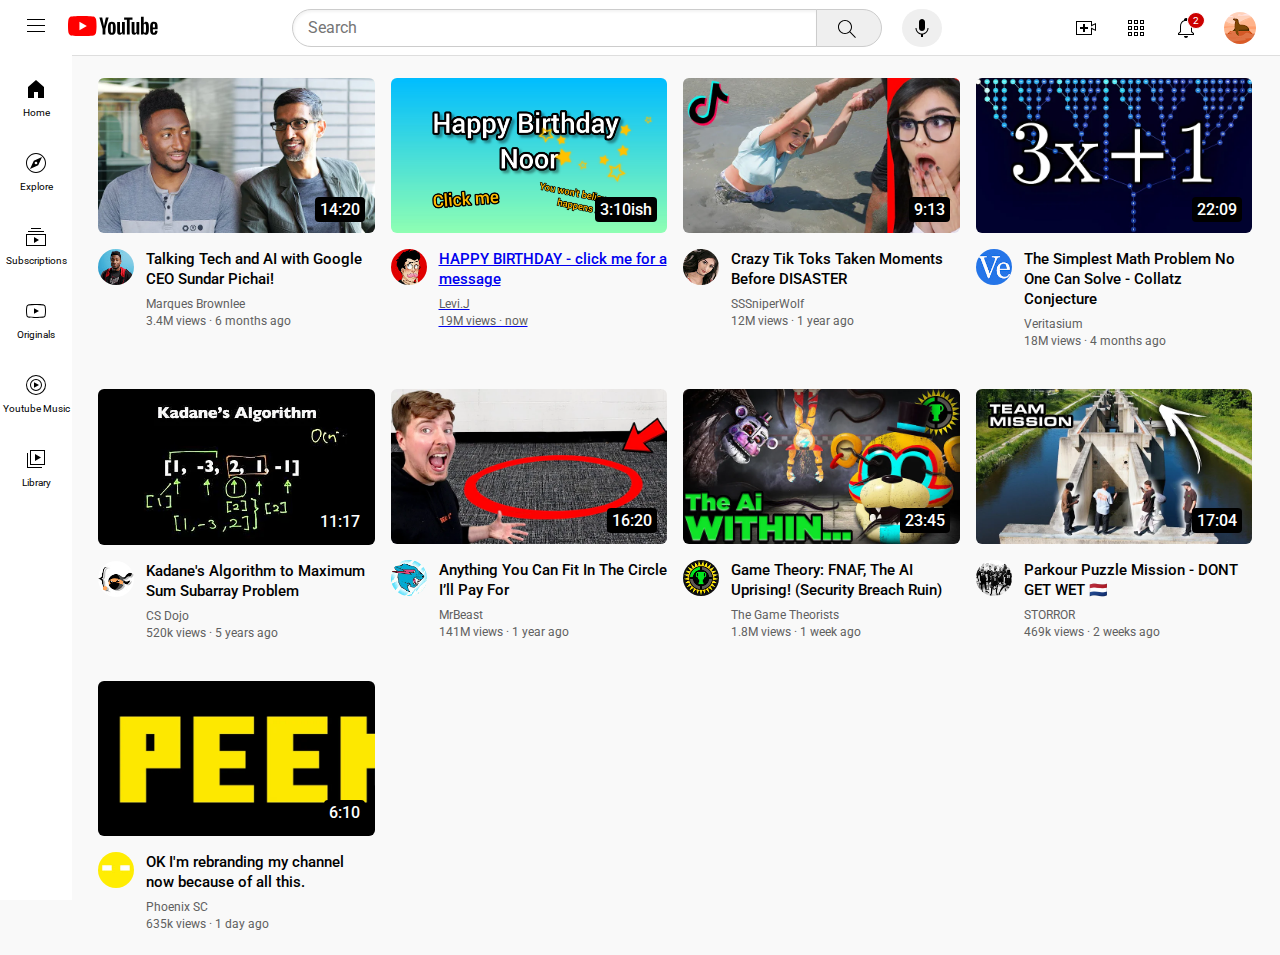
<file: index.html>
<!DOCtype html>
<html>
  <head>
    <title>youtube.com</title>
    <link rel="stylesheet" href="assets/css/pre.css">
    <link rel="stylesheet" href="assets/css/general.css">
    <link rel="stylesheet" href="assets/css/headder.css">
    <link rel="stylesheet" href="assets/css/sidebar.css">


        <link rel="preconnect" href="https://fonts.googleapis.com">
    <link rel="preconnect" href="https://fonts.gstatic.com" crossorigin>
    <link href="https://fonts.googleapis.com/css2?family=Roboto:wght@400;500;700;900&display=swap" rel="stylesheet">
 
 </head>
  
  <body>
    
<!-- THE Top Bar-->
    <header class="headder">
     
      <!--the left-->
      <div class="left-section">
      <div class="hamburger-div">
        <img class="hamburger" src="assets/img/hamburger-menu.svg">
        </div>
      
      <div class="youtube-container">
      <img class="youtube-logo" src="assets/img/youtube-logo.svg">
      </div>
      
    </div>
      
      <!--the middle-->
      <div class="middle-section">
         <input class="search" type="text" placeholder="Search">
         
         <button class="searchbutton"><img class="search-icon" src="assets/img/search.svg">
         <div class=tool-tip>Search</div>
         
         </button>
         
         <button class="voicebutton"> <img class="voicesearch" src="assets/img/voice-search-icon.svg">
         <div class=tool-tip>Search with your voice</div>
         
         </button>
        
        </div>
     
      <!--the right-->
    <div class="right-section">
    
    <div class="upload-icon-container"><img class="upload" src="assets/img/upload.svg">  <div class=tool-tip>Create</div> </div>
    
    <div class="apps-icon-container"><img class="apps" src="assets/img/youtube-apps.svg">  <div class=tool-tip>Youtube-apps</div> </div>
     
     <div class="notifications-icon"> <img class="bell" src="assets/img/notifications.svg"> <div class="notifications-count">2</div>  <div class=tool-tip>Notifications</div> </div>
     
     <img class="current" src="assets/img/profile.png">
    
    </div>
    </header>
    
<!--THE Side Bar-->
    <nav class="sidebar">
      
      <div class="sidebar-link">
        <img class="side-image" src="assets/img/home.svg">
        <div>Home</div>
      </div>
      
      <div class="sidebar-link">
      <img class="side-image" src="assets/img/explore.svg">
        <div>Explore</div>
      </div>
      
      <div class="sidebar-link">
      <img class="side-image" src="assets/img/subscriptions.svg">
        <div>Subscriptions</div>
      </div>
      
      <div class="sidebar-link">
      <img class="side-image" src="assets/img/originals.svg">
        <div>Originals</div>
      </div>
      
      <div class="sidebar-link">
      <img class="side-image" src="assets/img/youtube-music.svg">
        <div>Youtube Music</div>
      </div>
        
      <div class="sidebar-link">
      <img class="side-image" src="assets/img/library.svg">
        <div>Library</div>
      </div>
    </nav>
    
<!--Where videos are placed-->
 
 <div class="video-grid">
    
<div class=video-container>
  <div class="thumbnail-container">
   <img class="thumbnail" src="assets/img/thumbnail-1.png">
   <div class="video-time">14:20</div>
  </div>
  
  <div class="video-info-grid">
    
    <div class="profile-div">
      <img class="profile-pic" src="assets/img/channel-1.jpeg">
    </div>
    
    <div class="video-info">
    
      <p class="video-title">
     Talking Tech and AI with Google CEO Sundar Pichai!
    </p>
 
      <p class="video-name" >
     Marques Brownlee
     </p>
 
      <p class="video-stats">
     3.4M views &#183; 6 months ago
      </p>
    </div>
  </div>
 </div>
 
 <a class="linky" href="https://youtu.be/GrssZVVBKX4">

   <div class=video-container>
  <div class="thumbnail-container">
   <img class="thumbnail" src="assets/img/noorphoto.jpg">
   <div class="video-time">3:10ish</div>
  </div>
  <div class="video-info-grid">
    
    <div class="profile-div">
      <img class="profile-pic" src="assets/img/channel-2.jpeg">
    </div>
    
    <div class="video-info">
    
      <p class="video-title">
	HAPPY BIRTHDAY - click me for a message
    </p>
 
      <p class="video-name" >
      Levi.J
     </p>
 
      <p class="video-stats">
     19M views &#183; now
      </p>
    </div>
  </div>
 </div>
 
</a>

 <div class=video-container>
  <div class="thumbnail-container">
   <img class="thumbnail" src="assets/img/thumbnail-3.png">
   <div class="video-time">9:13</div>
  </div>
  <div class="video-info-grid">
    
    <div class="profile-div">
      <img class="profile-pic" src="assets/img/channel-3.jpeg">
    </div>
    
    <div class="video-info">
    
      <p class="video-title">
      Crazy Tik Toks Taken Moments Before DISASTER    </p>
 
      <p class="video-name" >
      SSSniperWolf
     </p>
 
      <p class="video-stats">
     12M views &#183; 1 year ago
      </p>
    </div>
  </div>
 </div>
 
  <div class=video-container>
  <div class="thumbnail-container">
   <img class="thumbnail" src="assets/img/thumbnail-4.png">
   <div class="video-time">22:09</div>
  </div>
  <div class="video-info-grid">
    
    <div class="profile-div">
      <img class="profile-pic" src="assets/img/channel-4.jpeg">
    </div>
    
    <div class="video-info">
    
      <p class="video-title">
      The Simplest Math Problem No One Can Solve - Collatz Conjecture    </p>
 
      <p class="video-name" >
      Veritasium     </p>
 
      <p class="video-stats">
     18M views &#183; 4 months ago
      </p>
    </div>
  </div>
 </div>
 
  <div class=video-container>
  <div class="thumbnail-container">
   <img class="thumbnail" src="assets/img/thumbnail-5.png">
   <div class="video-time">11:17</div>
  </div>
  <div class="video-info-grid">
    
    <div class="profile-div">
      <img class="profile-pic" src="assets/img/channel-5.jpeg">
    </div>
    
    <div class="video-info">
    
      <p class="video-title">
      Kadane's Algorithm to Maximum Sum Subarray Problem    </p>
 
      <p class="video-name" >
      CS Dojo
     </p>
 
      <p class="video-stats">
     520k views &#183; 5 years ago
      </p>
    </div>
  </div>
 </div>
 
  <div class=video-container>
  <div class="thumbnail-container">
   <img class="thumbnail" src="assets/img/thumbnail-6.png">
   <div class="video-time">16:20</div>
  </div>
  <div class="video-info-grid">
    
    <div class="profile-div">
      <img class="profile-pic" src="assets/img/channel-6.jpeg">
    </div>
    
    <div class="video-info">
    
      <p class="video-title">
      Anything You Can Fit In The Circle I’ll Pay For    </p>
 
      <p class="video-name" >
      MrBeast
     </p>
 
      <p class="video-stats">
     141M views &#183; 1 year ago
      </p>
    </div>
  </div>
 </div>
 
  <div class=video-container>
  <div class="thumbnail-container">
   <img class="thumbnail" src="assets/img/thumbnail-7.png">
   <div class="video-time">23:45</div>
  </div>
  <div class="video-info-grid">
    
    <div class="profile-div">
      <img class="profile-pic" src="assets/img/channel-7.jpeg">
    </div>
    
    <div class="video-info">
    
      <p class="video-title">
      Game Theory: FNAF, The AI Uprising! (Security Breach Ruin)    </p>
 
      <p class="video-name" >
      The Game Theorists
     </p>
 
      <p class="video-stats">
     1.8M views &#183; 1 week ago
      </p>
    </div>
  </div>
 </div>
 
  <div class=video-container>
  <div class="thumbnail-container">
   <img class="thumbnail" src="assets/img/thumbnail-8.png">
   <div class="video-time">17:04</div>
  </div>
  <div class="video-info-grid">
    
    <div class="profile-div">
      <img class="profile-pic" src="assets/img/channel-8.jpeg">
    </div>
    
    <div class="video-info">
    
      <p class="video-title">
    Parkour Puzzle Mission - DONT GET WET 🇳🇱    </p>
 
      <p class="video-name" >
      STORROR
     </p>
 
      <p class="video-stats">
     469k views &#183; 2 weeks ago
      </p>
    </div>
  </div>
 </div>
 
  <div class=video-container>
  <div class="thumbnail-container">
   <img class="thumbnail" src="assets/img/thumbnail-9.png">
   <div class="video-time">6:10</div>
  </div>
  <div class="video-info-grid">
    
    <div class="profile-div">
      <img class="profile-pic" src="assets/img/channel-9.jpeg">
    </div>
    
    <div class="video-info">
    
      <p class="video-title">
      OK I'm rebranding my channel now because of all this.
    </p>
 
      <p class="video-name" >
      Phoenix SC
     </p>
 
      <p class="video-stats">
     635k views &#183; 1 day ago
      </p>
    </div>
  </div>
 </div>
 
</div>
  
  </body>
  
</html>
</file>
<file: assets/css/pre.css>
.video-grid {
  display: grid;
  grid-template-columns: 1fr;
  column-gap: 16px;
  row-gap: 25px;
}

@media (max-width: 500px){
  .video-grid{
  grid-template-columns: 1fr;
  }
  .video-info{
      font-size: 14px;
}
}

@media (min-width:501px) and (max-width: 830px){
  .video-grid{
  grid-template-columns: 1fr;
  }
}


@media (min-width:831px) and (max-width: 1199px){
  .video-grid{
  grid-template-columns: 1fr;
  }
}


@media (min-width: 1200px){
  .video-grid{
  grid-template-columns: 1fr 1fr 1fr 1fr;
  }
}



.thumbnail-container{
  position: relative;
  margin-bottom: 0;
}

.thumbnail{
      width:100%;
       border-radius: 6px;
    }

.video-time{
    position: absolute;
    bottom: 15px;
    right: 10px;
    color: white;
    background-color: rgb(0, 0, 0);
    font-size: 16px;
    padding: 3px 5px;
    border-radius: 4px;
    font-weight: 500;
    font-family: roboto;
    

}


.video-info-grid{
      display: grid;
      grid-template-columns:40px 1fr;
      column-gap:8px;
}


.profile-pic{
      width: 36px;
      vertical-align: top;
      border-radius: 50px;
      margin-top: 12px;
}


.video-info{
      font-size: 12px;
}

.video-title{
      width: 100%;
      margin-top: 12px;
      font-weight: 500;
      line-height:20px;
  font-size: 15px;
}

.video-name,
.video-stats{
      font-size: 12px;
      color: rgb(96, 96, 96);
}
.video-name{
      margin-top: 8px;
      margin-bottom: 3px;
}

.video-stats{
      margin-bottom: 16px;
}
</file>
<file: assets/css/general.css>
p{
      font-family: roboto;
      font-size: 14px;
      margin-top :0;
      margin-bottom: 0;
}

body{
  padding-top:70px;
  padding-left:90px;
  padding-right: 20px;
  background: rgb(249, 249, 249);
}


.searchbutton:hover,
.voicebutton:hover,
.upload-icon-container:hover,
.apps-icon-container:hover,
.notifications-icon:hover,
.youtube-container:hover,
.thumbnail-container:hover,
.profile-div:hover,
.video-title:hover,
.video-name:hover,
.hamburger:hover{
  cursor: pointer;
}
</file>
<file: assets/css/headder.css>
Top bar,

.headder{
    height: 55px;
    display: flex;
    flex-direction:row;
    justify-content: space-between;
    margin-bottom:20px;
    width:100%;
    position:fixed;
    background: white;
    top:0;
    left: 0;
    right: 0;
    z-index: 100;
    
    border-bottom-width:1px;
    border-bottom-style: solid;
    border-bottom-color: rgb(222, 222, 222);
    
}

.left-section{
  align-items: center;
  display: flex ;
}

.hamburger{
  height: 24px;
  margin-left:24px;
  margin-right:20px;
}

.youtube-logo{
  height:20px;
}




.middle-section{
  flex :1;
  margin-left: 70px;
    margin-left: 30px;
    max-width: 650px;
    display: flex;
    align-items: center;
}
.search{
  flex: 1;
  height:34px;
  width: 0;
  padding-left:10px;
  font-size:15px;
  background-color:rgb(255, 255, 255);
  border-color:rgb(204, 204, 204);
  border-style:solid;
  border-width:1px;
  border-radius:40px 0 0 40px;
  box-shadow: inset 1px 2px 3px rgba(0,0,0,0.05);
}
.search::placeholder{
  display:flex;
  font-family: roboto,arial;
  font-size:16px;
  padding-left:5px;
    align-items: center;
  
}

.searchbutton{
  height:38px;
  width: 66px;
  padding-top: 4px;
  border-color:rgb(204, 204, 204);
  margin-right:20px;
  margin-left:-1px;
  border-radius: 0 40px 40px 0;
  border-style:solid;
  border-width:1px;
  
  transition: box-shadow 0,15;
}

.searchbutton:hover{
box-shadow :inset 2px 3px 50px rgba(0,0,0,0.05);
}

.searchbutton,
.voicebutton,
.upload-icon-container,
.apps-icon-container,
.notifications-icon{
  position: relative;
  display: flex;
  align-items: center;
  justify-content: center;
}
 
.searchbutton .tool-tip,
.voicebutton .tool-tip,
.upload-icon-container .tool-tip,
.apps-icon-container .tool-tip,
.notifications-icon .tool-tip{
  position: absolute;
  bottom: -35px;
  
  
    background: rgb(96, 96, 96);
  background: rgba(96, 96, 96, 0.9);
  color: white;
  font-size: 12px;
  
  padding: 8px;
  border-radius: 4px;
  
  pointer-events:none;
  
  font-family: roboto, arial;
  opacity:0;
  transition: opacity 0.15;
  
  white-space:   nowrap;
}

.searchbutton:hover .tool-tip,
.voicebutton:hover .tool-tip,
.upload-icon-container:hover  .tool-tip,
.apps-icon-container:hover  .tool-tip,
.notifications-icon:hover  .tool-tip{
  opacity: 1;
}



.search-icon{
  height:24px;
  padding-right:4px;
}

.voicebutton{
  width: 40px;
  height: 38px;
  border-color:rgb(204, 204, 204);
  border-radius:40px;
  border-style:none;
  border-width:1px;


}
.voicesearch{
  height:24px;
}


.right-section{
  align-items: center;
  display: flex ;
  justify-content:space-between;
  margin-right: 24px;
  margin-left: 29px;
  width: 182px;
  flex-shrink: 0;
}

.upload{
  height: 24px;

}

.apps{
  height: 24px;
}

.bell{
  height: 24px;
}

.notifications-icon{
  position: relative;
}

.notifications-count{
  position: absolute;
  
  right: -7px;
  top: -4px;
  
  background: rgb(204,0, 0);
  font-family: roboto, arial;
  font-size: 10px;

  padding: 2px 5px;
  
  border-style: solid;
  border-color: white;
  border-width:1.4px;
  border-radius: 100%;
  color: white;
}


.current{
  height: 32px;
  border-radius:50%;
}
</file>
<file: assets/css/sidebar.css>
.sidebar{
  position: fixed;
  left: 0;
  top: 55px;
  bottom: 0;
  
  display: flex;
  flex-direction: column;
  align-items:center;

  
  z-index: 200;
  width: 72px;
  padding-top: 5px;

  background-color: white;
  
}

.sidebar-link{
  display: flex;
  flex-direction: column;
  align-items:center;
  justify-content: center;
  height: 74px;
  width: 72px;
  font-size: 10px;
  font-family: roboto, arial;
  
}

.sidebar-link:hover{
  background:lightgray;
  cursor: pointer;
}

.side-image{
  height: 24px;
  margin-bottom: 6px;
}
</file>
